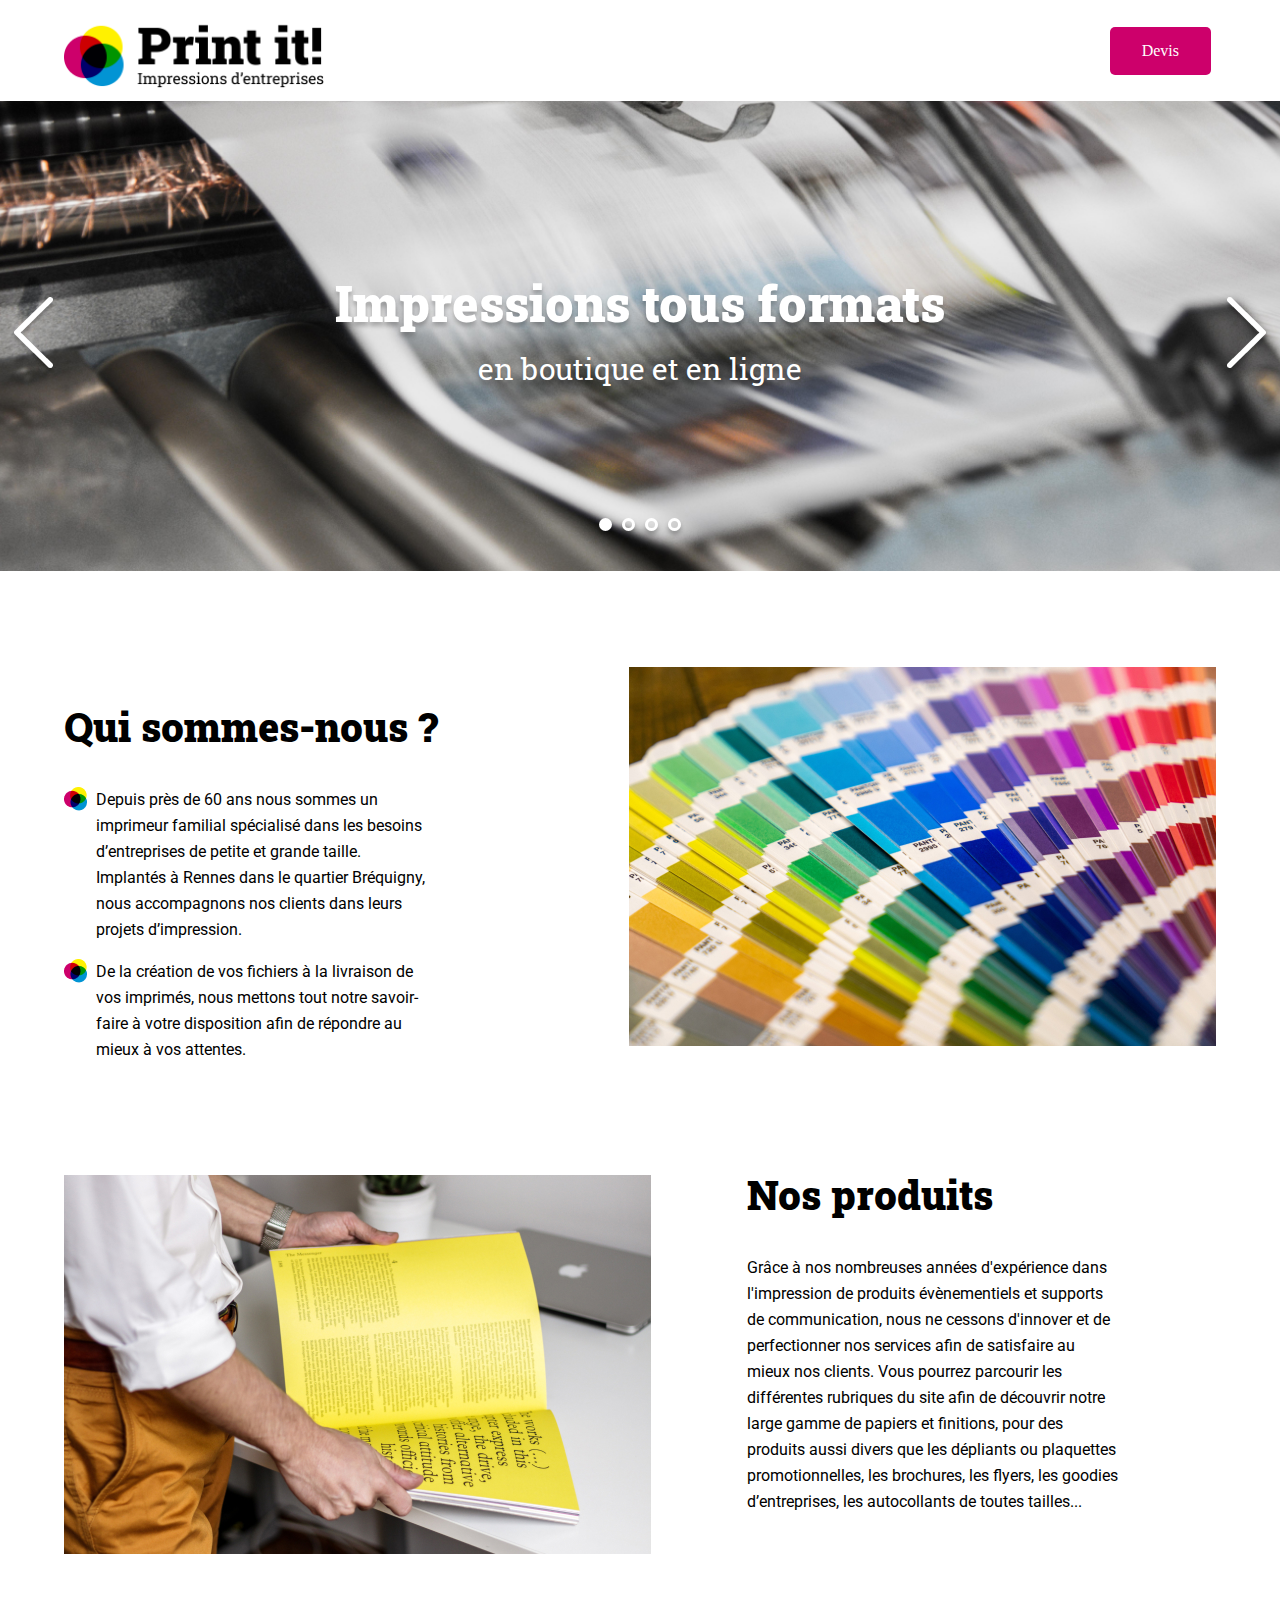
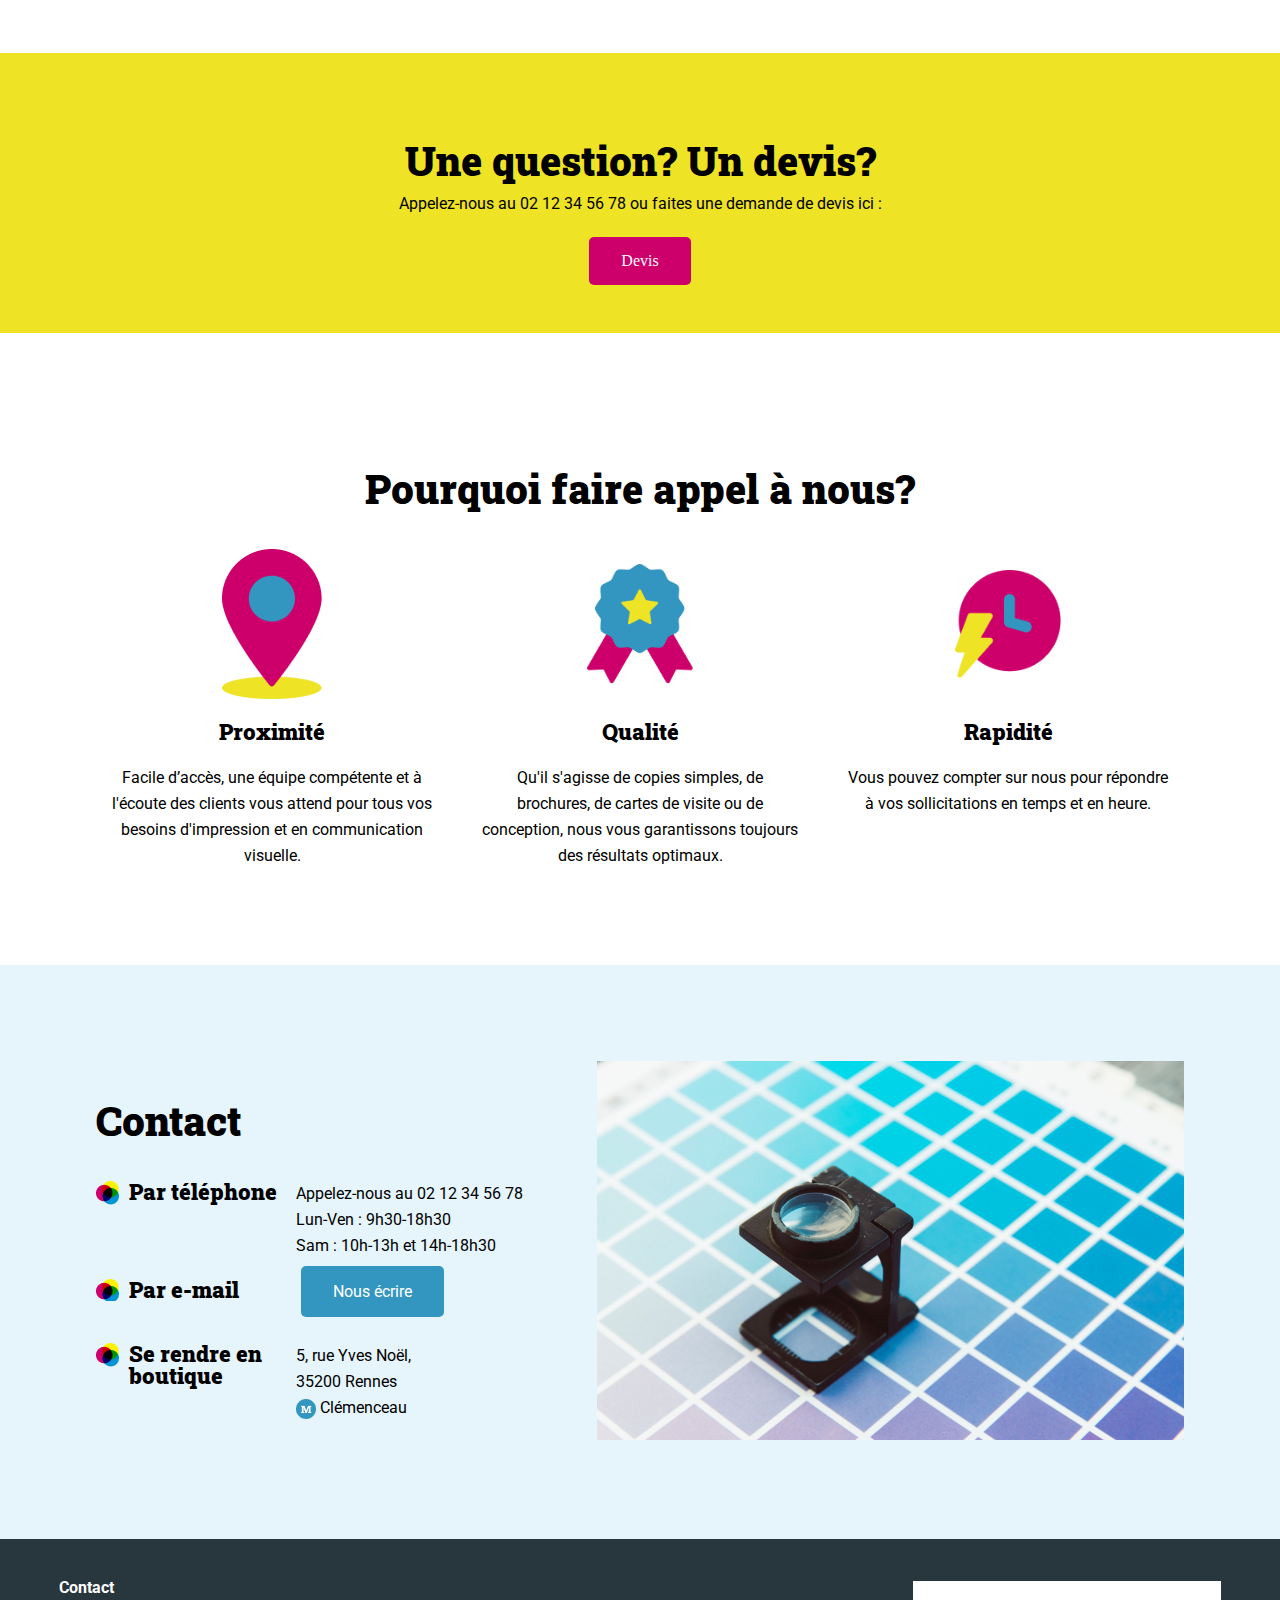
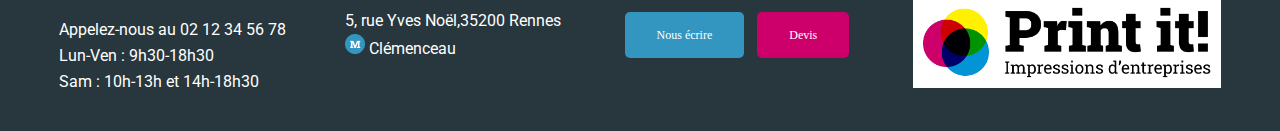
<file: index.html>
<!DOCTYPE html>
<html lang="fr">
  <head>
    <meta charset="UTF-8" />
    <meta name="viewport" content="width=device-width, initial-scale=1.0" />
    <title>Print it ! - Impressions d'entreprise</title>
    <link rel="stylesheet" href="./assets/style.css" />
    <link rel="preconnect" href="https://fonts.googleapis.com" />
    <link rel="preconnect" href="https://fonts.gstatic.com" crossorigin />
    <link
      href="https://fonts.googleapis.com/css2?family=Roboto:wght@400;700&family=Roboto+Slab:wght@400;900&display=swap"
      rel="stylesheet"
    />
  </head>
  <body>
    <header class="container">
      <h1>
        <img
          class="logo"
          src="./assets/images/logo.png"
          alt="Print it ! Impressions d'entreprises"
        />
      </h1>
      <a class="btn devis" href="mailto:contact@print-it.tld">Devis</a>
    </header>
    <main>
      <div id="banner">
        <img
          id="arrow"
          class="arrow arrow_left"
          src="./assets/images/arrow_left.png"
        />
        <img
          class="banner-img"
          src="./assets/images/slideshow/slide1.jpg"
          alt="Banner Print-it"
          id="imagechanger"
        />
        <p id="textechanger">
          Impressions tous formats <span>en boutique et en ligne</span>
        </p>
        <img class="arrow arrow_right" src="./assets/images/arrow_right.png" />
        <div class="dots"></div>
      </div>
      <section id="about-us" class="container">
        <div>
          <h2>Qui sommes-nous ?</h2>
          <ul>
            <li>
              Depuis près de 60 ans nous sommes un imprimeur familial spécialisé
              dans les besoins d’entreprises de petite et grande taille.
              Implantés à Rennes dans le quartier Bréquigny, nous accompagnons
              nos clients dans leurs projets d’impression.
            </li>
            <li>
              De la création de vos fichiers à la livraison de vos imprimés,
              nous mettons tout notre savoir-faire à votre disposition afin de
              répondre au mieux à vos attentes.
            </li>
          </ul>
        </div>
        <aside>
          <img src="./assets/images/colors.jpg" alt="palette multicolore" />
        </aside>
      </section>
      <section id="products" class="container">
        <div>
          <h2>Nos produits</h2>
          <p>
            Grâce à nos nombreuses années d'expérience dans l'impression de
            produits évènementiels et supports de communication, nous ne cessons
            d'innover et de perfectionner nos services afin de satisfaire au
            mieux nos clients. Vous pourrez parcourir les différentes rubriques
            du site afin de découvrir notre large gamme de papiers et finitions,
            pour des produits aussi divers que les dépliants ou plaquettes
            promotionnelles, les brochures, les flyers, les goodies
            d’entreprises, les autocollants de toutes tailles...
          </p>
        </div>
        <aside>
          <img
            src="./assets/images/yellow-book.jpg"
            alt="Imprimeur avec un livre jaune dans les mains"
          />
        </aside>
      </section>
      <section id="question" class="bg-yellow">
        <h2>Une question? Un devis?</h2>
        <p>
          Appelez-nous au 02 12 34 56 78 ou faites une demande de devis ici :
        </p>
        <a href="mailto:contact@print-it.tld" class="btn devis">Devis</a>
      </section>
      <section id="why-us" class="container">
        <h2>Pourquoi faire appel à nous?</h2>
        <div>
          <article>
            <img
              src="./assets/images/proximity-icon.png"
              alt="Icone Proximité"
            />
            <h3>Proximité</h3>
            <p>
              Facile d’accès, une équipe compétente et à l'écoute des clients
              vous attend pour tous vos besoins d'impression et en communication
              visuelle.
            </p>
          </article>
          <article>
            <img src="./assets/images/quality-icon.png" alt="Icone Qualité" />
            <h3>Qualité</h3>
            <p>
              Qu'il s'agisse de copies simples, de brochures, de cartes de
              visite ou de conception, nous vous garantissons toujours des
              résultats optimaux.
            </p>
          </article>
          <article>
            <img src="./assets/images/speedy-icon.png" alt="Rapidité Qualité" />
            <h3>Rapidité</h3>
            <p>
              Vous pouvez compter sur nous pour répondre à vos sollicitations en
              temps et en heure.
            </p>
          </article>
        </div>
      </section>
      <section id="contact" class="bg-lightblue">
        <div class="container">
          <div>
            <h2>Contact</h2>
            <div>
              <h3>Par téléphone</h3>
              <ul>
                <li>Appelez-nous au 02 12 34 56 78</li>
                <li>Lun-Ven : 9h30-18h30</li>
                <li>Sam : 10h-13h et 14h-18h30</li>
              </ul>
            </div>
            <div>
              <h3>Par e-mail</h3>
              <p>
                <a href="mailto:contact@print-it.tld" class="btn"
                  >Nous écrire</a
                >
              </p>
            </div>
            <div>
              <h3>Se rendre en boutique</h3>
              <p>
                5, rue Yves Noël,<br />
                35200 Rennes<br />
                <img
                  class="inline-icon"
                  src="./assets/images/metro.png"
                  alt="metro"
                />
                Clémenceau
              </p>
            </div>
          </div>
          <div>
            <img
              src="./assets/images/magnifying-glass.jpg"
              alt="Loupe avec palette bleue"
            />
          </div>
        </div>
      </section>
    </main>
    <footer>
      <div>
        <p class="footer-contact">Contact</p>
        <ul>
          <li>Appelez-nous au 02 12 34 56 78</li>
          <li>Lun-Ven : 9h30-18h30</li>
          <li>Sam : 10h-13h et 14h-18h30</li>
        </ul>
      </div>
      <div>
        <p>
          5, rue Yves Noël,35200 Rennes<br />
          <img src="./assets/images/metro.png" alt="metro" /> Clémenceau
        </p>
      </div>
      <div>
        <a href="mailto:contact@print-it.tld" class="btn">Nous écrire</a>
        <a
          href="mailto:contact@print-it.tld?subject=Demande&nbsp;de&nbsp;devis"
          class="btn devis"
          >Devis</a
        >
      </div>
      <div>
        <img
          class="footer-logo"
          src="./assets/images/logo.png"
          alt="Print it ! Impressions d'entreprises"
        />
      </div>
    </footer>
    <script src="./assets/script.js"></script>
  </body>
</html>
</file>
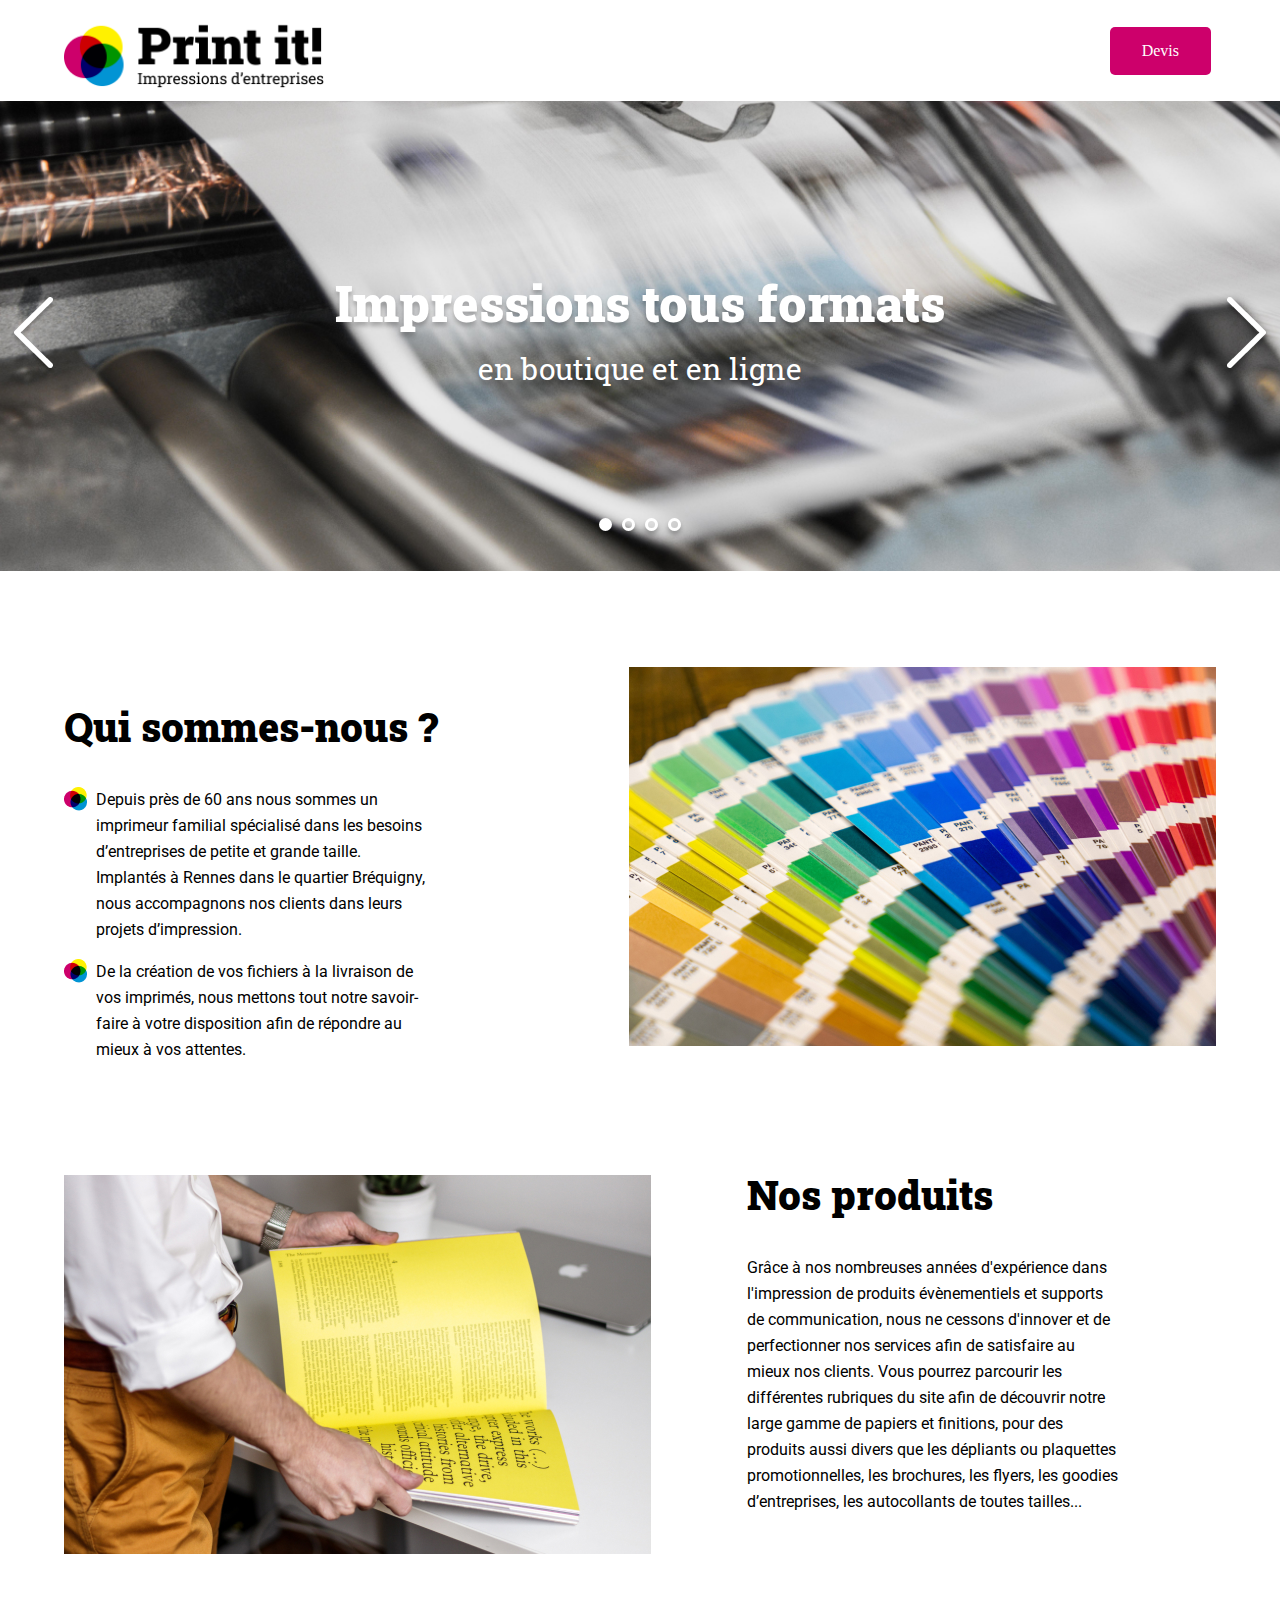
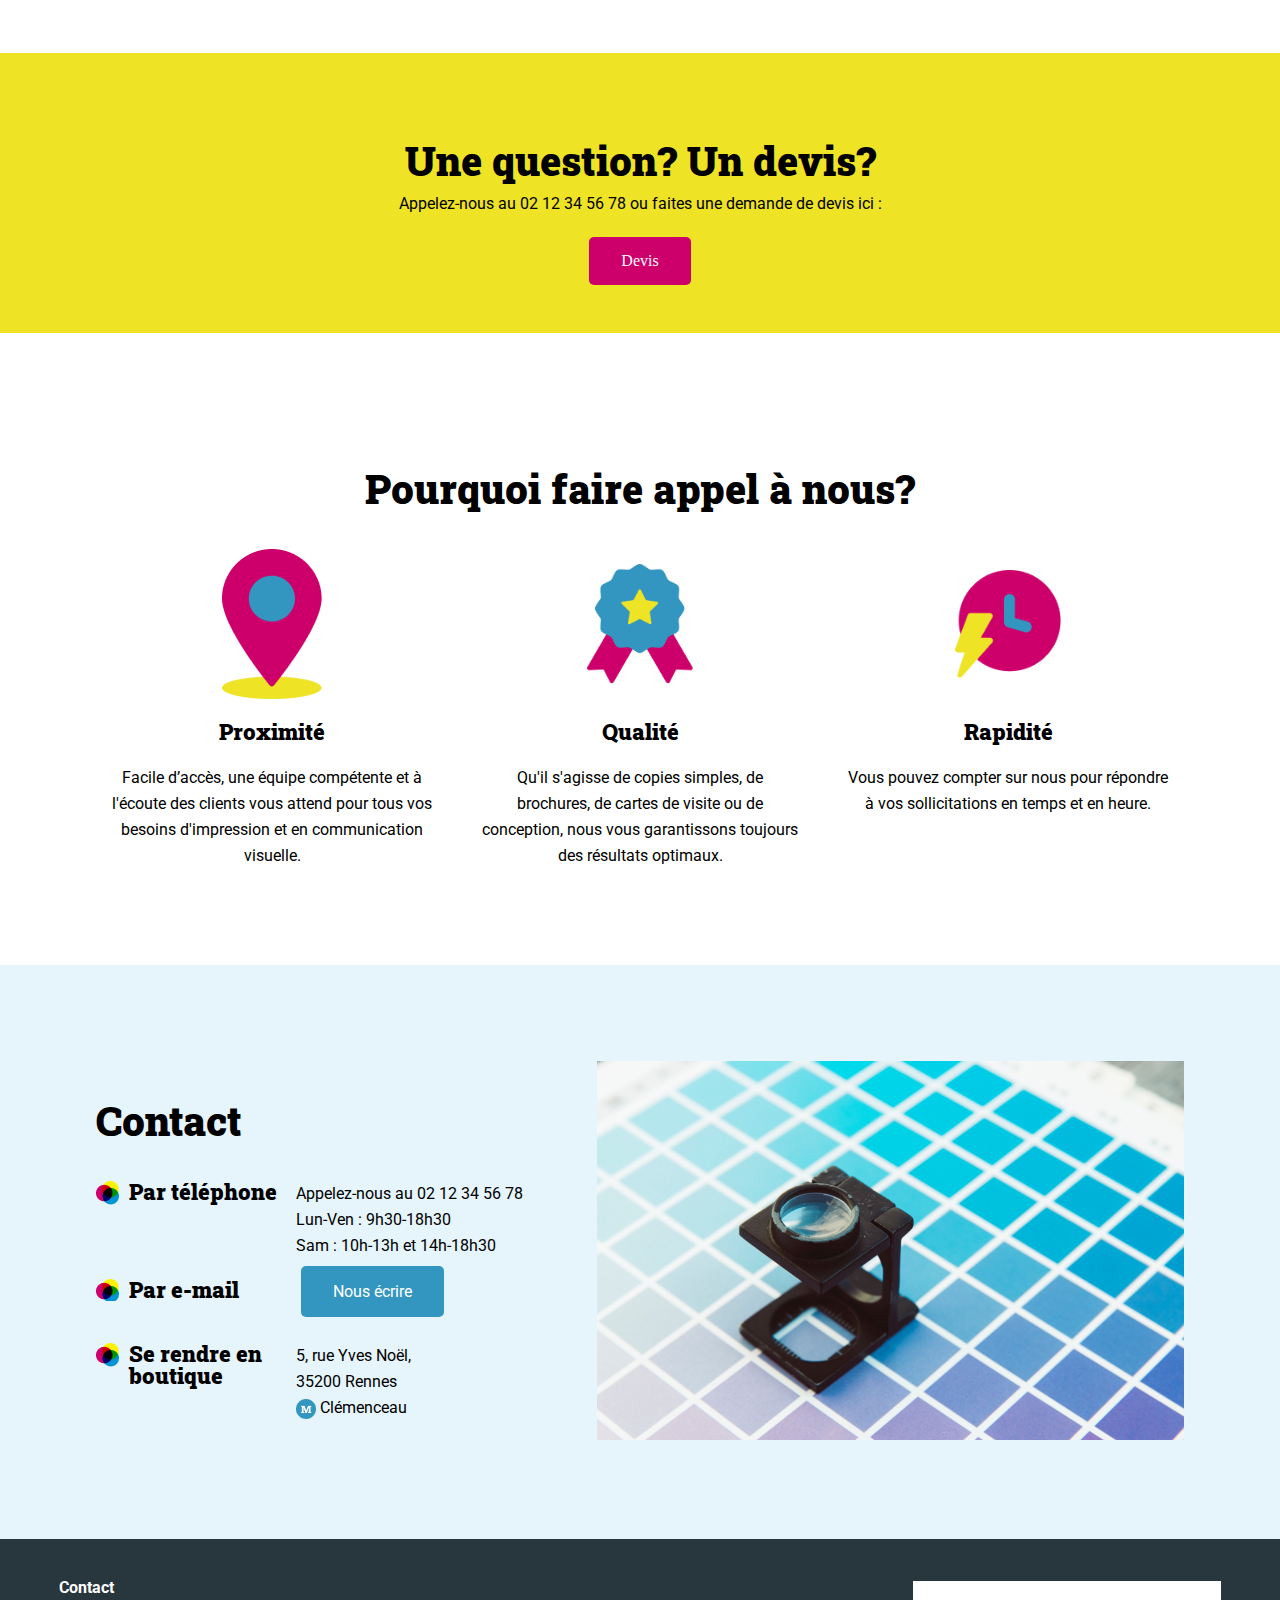
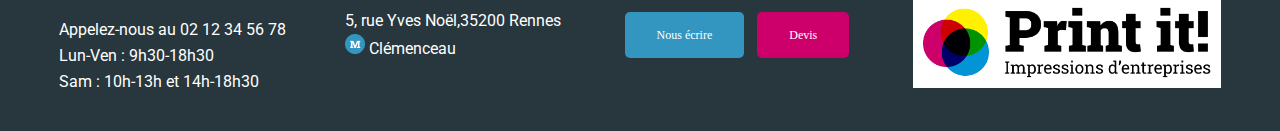
<file: Print-it-JS-main/index.html>
<!DOCTYPE html>
<html lang="fr">
  <head>
    <meta charset="UTF-8" />
    <meta name="viewport" content="width=device-width, initial-scale=1.0" />
    <title>Print it ! - Impressions d'entreprise</title>
    <link rel="stylesheet" href="./assets/style.css" />
    <link rel="preconnect" href="https://fonts.googleapis.com" />
    <link rel="preconnect" href="https://fonts.gstatic.com" crossorigin />
    <link
      href="https://fonts.googleapis.com/css2?family=Roboto:wght@400;700&family=Roboto+Slab:wght@400;900&display=swap"
      rel="stylesheet"
    />
  </head>
  <body>
    <header class="container">
      <h1>
        <img
          class="logo"
          src="./assets/images/logo.png"
          alt="Print it ! Impressions d'entreprises"
        />
      </h1>
      <a class="btn devis" href="mailto:contact@print-it.tld">Devis</a>
    </header>
    <main>
      <div id="banner">
        <img
          id="arrow"
          class="arrow arrow_left"
          src="./assets/images/arrow_left.png"
        />
        <img
          class="banner-img"
          src="./assets/images/slideshow/slide1.jpg"
          alt="Banner Print-it"
          id="imagechanger"
        />
        <p id="textechanger">
          Impressions tous formats <span>en boutique et en ligne</span>
        </p>
        <img class="arrow arrow_right" src="./assets/images/arrow_right.png" />
        <div class="dots"></div>
      </div>
      <section id="about-us" class="container">
        <div>
          <h2>Qui sommes-nous ?</h2>
          <ul>
            <li>
              Depuis près de 60 ans nous sommes un imprimeur familial spécialisé
              dans les besoins d’entreprises de petite et grande taille.
              Implantés à Rennes dans le quartier Bréquigny, nous accompagnons
              nos clients dans leurs projets d’impression.
            </li>
            <li>
              De la création de vos fichiers à la livraison de vos imprimés,
              nous mettons tout notre savoir-faire à votre disposition afin de
              répondre au mieux à vos attentes.
            </li>
          </ul>
        </div>
        <aside>
          <img src="./assets/images/colors.jpg" alt="palette multicolore" />
        </aside>
      </section>
      <section id="products" class="container">
        <div>
          <h2>Nos produits</h2>
          <p>
            Grâce à nos nombreuses années d'expérience dans l'impression de
            produits évènementiels et supports de communication, nous ne cessons
            d'innover et de perfectionner nos services afin de satisfaire au
            mieux nos clients. Vous pourrez parcourir les différentes rubriques
            du site afin de découvrir notre large gamme de papiers et finitions,
            pour des produits aussi divers que les dépliants ou plaquettes
            promotionnelles, les brochures, les flyers, les goodies
            d’entreprises, les autocollants de toutes tailles...
          </p>
        </div>
        <aside>
          <img
            src="./assets/images/yellow-book.jpg"
            alt="Imprimeur avec un livre jaune dans les mains"
          />
        </aside>
      </section>
      <section id="question" class="bg-yellow">
        <h2>Une question? Un devis?</h2>
        <p>
          Appelez-nous au 02 12 34 56 78 ou faites une demande de devis ici :
        </p>
        <a href="mailto:contact@print-it.tld" class="btn devis">Devis</a>
      </section>
      <section id="why-us" class="container">
        <h2>Pourquoi faire appel à nous?</h2>
        <div>
          <article>
            <img
              src="./assets/images/proximity-icon.png"
              alt="Icone Proximité"
            />
            <h3>Proximité</h3>
            <p>
              Facile d’accès, une équipe compétente et à l'écoute des clients
              vous attend pour tous vos besoins d'impression et en communication
              visuelle.
            </p>
          </article>
          <article>
            <img src="./assets/images/quality-icon.png" alt="Icone Qualité" />
            <h3>Qualité</h3>
            <p>
              Qu'il s'agisse de copies simples, de brochures, de cartes de
              visite ou de conception, nous vous garantissons toujours des
              résultats optimaux.
            </p>
          </article>
          <article>
            <img src="./assets/images/speedy-icon.png" alt="Rapidité Qualité" />
            <h3>Rapidité</h3>
            <p>
              Vous pouvez compter sur nous pour répondre à vos sollicitations en
              temps et en heure.
            </p>
          </article>
        </div>
      </section>
      <section id="contact" class="bg-lightblue">
        <div class="container">
          <div>
            <h2>Contact</h2>
            <div>
              <h3>Par téléphone</h3>
              <ul>
                <li>Appelez-nous au 02 12 34 56 78</li>
                <li>Lun-Ven : 9h30-18h30</li>
                <li>Sam : 10h-13h et 14h-18h30</li>
              </ul>
            </div>
            <div>
              <h3>Par e-mail</h3>
              <p>
                <a href="mailto:contact@print-it.tld" class="btn"
                  >Nous écrire</a
                >
              </p>
            </div>
            <div>
              <h3>Se rendre en boutique</h3>
              <p>
                5, rue Yves Noël,<br />
                35200 Rennes<br />
                <img
                  class="inline-icon"
                  src="./assets/images/metro.png"
                  alt="metro"
                />
                Clémenceau
              </p>
            </div>
          </div>
          <div>
            <img
              src="./assets/images/magnifying-glass.jpg"
              alt="Loupe avec palette bleue"
            />
          </div>
        </div>
      </section>
    </main>
    <footer>
      <div>
        <p class="footer-contact">Contact</p>
        <ul>
          <li>Appelez-nous au 02 12 34 56 78</li>
          <li>Lun-Ven : 9h30-18h30</li>
          <li>Sam : 10h-13h et 14h-18h30</li>
        </ul>
      </div>
      <div>
        <p>
          5, rue Yves Noël,35200 Rennes<br />
          <img src="./assets/images/metro.png" alt="metro" /> Clémenceau
        </p>
      </div>
      <div>
        <a href="mailto:contact@print-it.tld" class="btn">Nous écrire</a>
        <a
          href="mailto:contact@print-it.tld?subject=Demande&nbsp;de&nbsp;devis"
          class="btn devis"
          >Devis</a
        >
      </div>
      <div>
        <img
          class="footer-logo"
          src="./assets/images/logo.png"
          alt="Print it ! Impressions d'entreprises"
        />
      </div>
    </footer>
    <script src="./assets/script2.js"></script>
  </body>
</html>
</file>
<file: assets/style.css>
/* variables declaration */
:root {
  --primary-color: #3396c0;
  --secondary-color: #cd006b;
  --third-color: #eee325;
}

/* Reset CSS */
* {
  -webkit-box-sizing: border-box;
  -moz-box-sizing: border-box;
  box-sizing: border-box;
}
html,
body,
div,
span,
applet,
object,
iframe,
h1,
h2,
h3,
h4,
h5,
h6,
p,
blockquote,
pre,
a,
abbr,
acronym,
address,
big,
cite,
code,
del,
dfn,
em,
img,
ins,
kbd,
q,
s,
samp,
small,
strike,
strong,
sub,
sup,
tt,
var,
b,
u,
i,
center,
dl,
dt,
dd,
ol,
ul,
li,
fieldset,
form,
label,
legend,
table,
caption,
tbody,
tfoot,
thead,
tr,
th,
td,
article,
aside,
canvas,
details,
embed,
figure,
figcaption,
footer,
header,
hgroup,
menu,
nav,
output,
ruby,
section,
summary,
time,
mark,
audio,
video {
  margin: 0;
  padding: 0;
  border: 0;
  font: inherit;
  font-size: 100%;
  vertical-align: baseline;
}
/* HTML5 display-role reset for older browsers */
article,
aside,
details,
figcaption,
figure,
footer,
header,
hgroup,
menu,
nav,
section {
  display: block;
}
body {
  line-height: 1;
}
ol,
ul {
  list-style: none;
}
blockquote,
q {
  quotes: none;
}
blockquote:before,
blockquote:after,
q:before,
q:after {
  content: none;
}
table {
  border-collapse: collapse;
  border-spacing: 0;
}

section {
  margin-block: 6em;
}

h2 {
  font-family: "Roboto Slab", sans-serif;
  font-size: 40px;
  font-weight: 900;
  margin-block: 1em;
}
h3 {
  font-family: "Roboto Slab", sans-serif;
  font-size: 22px;
  font-weight: 900;
  margin-block: 1em;
}

p,
li {
  font-family: Roboto, sans-serif;
  font-size: 16px;
  line-height: 26px;
}
.container {
  max-width: 1440px;
  margin-inline: auto;
  padding-inline: 5%;
}
header {
  display: flex;
  justify-content: space-between;
  align-items: center;
}
.logo {
  width: 260px;
  margin-block: 10px;
}

.btn {
  background-color: var(--primary-color);
  padding: 16px 32px;
  margin-inline: 5px;
  border-radius: 5px;
  color: white;
  text-decoration: none;
}
.devis {
  background-color: var(--secondary-color);
}

#banner {
  display: flex;
  flex-direction: column;
  align-items: center;
  justify-content: center;
  width: 100%;
  min-height: 470px;
  position: relative;
}
.banner-img {
  position: absolute;
  width: 100%;
  height: 100%;
  z-index: -1;
  object-fit: cover;
  object-position: center;
}
/* Code CSS en prévision de l'ajout d'un carousel pour la bannière */
/* Gestion des fleches du carrousel */
#banner .arrow {
  position: absolute;
}
#banner .arrow_left {
  left: 10px;
}
#banner .arrow_right {
  right: 10px;
}
/* Gestion des points du carrousel */
.dots {
  position: absolute;
  bottom: 40px;
  display: flex;
}
.dot {
  margin-inline: 5px;
  width: 13px;
  height: 13px;
  background-color: #ffffff00;
  border: 3px solid #fff;
  border-radius: 100%;
  box-shadow: 0 4px 4px rgba(0, 0, 0, 0.25);
}
.dot_selected {
  background-color: #fff;
}
/* Fin du code CSS pour le carousel */
#banner p {
  font-family: "Roboto Slab", sans-serif;
  font-weight: 900;
  font-size: 50px;
  line-height: 66px;
  color: white;
  text-shadow: 0 4px 4px rgba(0, 0, 0, 0.25);
  text-align: center;
}
#banner span {
  display: block;
  font-weight: 400;
  font-size: 30px;
}
#about-us {
  display: flex;
}
#about-us article,
#about-us aside {
  flex: 1;
}
#about-us li {
  background: url("./images/tricolor-icon.png") no-repeat left top;
  font-size: 16px;
  line-height: 26px;
  padding-left: 2em;
  width: 65%;
  margin-bottom: 1em;
}

#products {
  display: flex;
  align-items: flex-start;
  flex-direction: row-reverse;
}
#products div,
#products aside {
  flex: 1;
}
#products div {
  padding: 0 6em;
}
#products h2 {
  margin-top: 0;
}
.bg-yellow {
  background-color: var(--third-color);
}
#question {
  display: flex;
  flex-direction: column;
  align-items: center;
  padding-block: 3em;
}
#question h2 {
  margin-bottom: 10px;
}
#question p {
  margin-bottom: 20px;
}

#why-us {
  display: flex;
  flex-direction: column;
  text-align: center;
}
#why-us > div {
  display: flex;
  justify-content: space-evenly;
}
#why-us article {
  max-width: 320px;
  display: flex;
  flex-direction: column;
}
#why-us img {
  width: 33%;
  height: 150px;
  text-align: center;
  margin-inline: auto;
  margin-block: 0;
  object-fit: contain;
}

.bg-lightblue {
  background-color: #e6f4fb;
}
#contact {
  margin-bottom: 0;
}
#contact article,
#contact div {
  flex: 1;
}

#contact .container {
  flex-direction: row;
  display: flex;
  padding: 6em;
}

#contact .container > div > div {
  display: flex;
  padding-bottom: 20px;
}

#contact h3 {
  margin-top: 0;
  background: url("./images/tricolor-icon.png") no-repeat left top;
  padding-left: 1.5em;
  width: 200px;
}
.inline-icon {
  vertical-align: middle;
}
footer {
  background-color: #28363d;
  color: white;
  display: flex;
  padding-block: 3em;
  justify-content: space-evenly;
  font-size: 12px;
  align-items: center;
}
footer div {
  position: relative;
}
.footer-logo {
  background-color: white;
  max-width: 308px;
  padding: 10px;
}
.footer-contact {
  margin-bottom: 1em;
  font-weight: 700;
  font-size: 16px;
}

@media all and (max-width: 1250px) {
  #contact > article {
    flex: 2;
  }
}
</file>
<file: Print-it-JS-main/assets/style.css>
/* variables declaration */
:root {
  --primary-color: #3396c0;
  --secondary-color: #cd006b;
  --third-color: #eee325;
}

/* Reset CSS */
* {
  -webkit-box-sizing: border-box;
  -moz-box-sizing: border-box;
  box-sizing: border-box;
}
html,
body,
div,
span,
applet,
object,
iframe,
h1,
h2,
h3,
h4,
h5,
h6,
p,
blockquote,
pre,
a,
abbr,
acronym,
address,
big,
cite,
code,
del,
dfn,
em,
img,
ins,
kbd,
q,
s,
samp,
small,
strike,
strong,
sub,
sup,
tt,
var,
b,
u,
i,
center,
dl,
dt,
dd,
ol,
ul,
li,
fieldset,
form,
label,
legend,
table,
caption,
tbody,
tfoot,
thead,
tr,
th,
td,
article,
aside,
canvas,
details,
embed,
figure,
figcaption,
footer,
header,
hgroup,
menu,
nav,
output,
ruby,
section,
summary,
time,
mark,
audio,
video {
  margin: 0;
  padding: 0;
  border: 0;
  font: inherit;
  font-size: 100%;
  vertical-align: baseline;
}
/* HTML5 display-role reset for older browsers */
article,
aside,
details,
figcaption,
figure,
footer,
header,
hgroup,
menu,
nav,
section {
  display: block;
}
body {
  line-height: 1;
}
ol,
ul {
  list-style: none;
}
blockquote,
q {
  quotes: none;
}
blockquote:before,
blockquote:after,
q:before,
q:after {
  content: none;
}
table {
  border-collapse: collapse;
  border-spacing: 0;
}

section {
  margin-block: 6em;
}

h2 {
  font-family: "Roboto Slab", sans-serif;
  font-size: 40px;
  font-weight: 900;
  margin-block: 1em;
}
h3 {
  font-family: "Roboto Slab", sans-serif;
  font-size: 22px;
  font-weight: 900;
  margin-block: 1em;
}

p,
li {
  font-family: Roboto, sans-serif;
  font-size: 16px;
  line-height: 26px;
}
.container {
  max-width: 1440px;
  margin-inline: auto;
  padding-inline: 5%;
}
header {
  display: flex;
  justify-content: space-between;
  align-items: center;
}
.logo {
  width: 260px;
  margin-block: 10px;
}

.btn {
  background-color: var(--primary-color);
  padding: 16px 32px;
  margin-inline: 5px;
  border-radius: 5px;
  color: white;
  text-decoration: none;
}
.devis {
  background-color: var(--secondary-color);
}

#banner {
  display: flex;
  flex-direction: column;
  align-items: center;
  justify-content: center;
  width: 100%;
  min-height: 470px;
  position: relative;
}
.banner-img {
  position: absolute;
  width: 100%;
  height: 100%;
  z-index: -1;
  object-fit: cover;
  object-position: center;
}
/* Code CSS en prévision de l'ajout d'un carousel pour la bannière */
/* Gestion des fleches du carrousel */
#banner .arrow {
  position: absolute;
}
#banner .arrow_left {
  left: 10px;
}
#banner .arrow_right {
  right: 10px;
}
/* Gestion des points du carrousel */
.dots {
  position: absolute;
  bottom: 40px;
  display: flex;
}
.dot {
  margin-inline: 5px;
  width: 13px;
  height: 13px;
  background-color: #ffffff00;
  border: 3px solid #fff;
  border-radius: 100%;
  box-shadow: 0 4px 4px rgba(0, 0, 0, 0.25);
}
.dot_selected {
  background-color: #fff;
}
/* Fin du code CSS pour le carousel */
#banner p {
  font-family: "Roboto Slab", sans-serif;
  font-weight: 900;
  font-size: 50px;
  line-height: 66px;
  color: white;
  text-shadow: 0 4px 4px rgba(0, 0, 0, 0.25);
  text-align: center;
}
#banner span {
  display: block;
  font-weight: 400;
  font-size: 30px;
}
#about-us {
  display: flex;
}
#about-us article,
#about-us aside {
  flex: 1;
}
#about-us li {
  background: url("./images/tricolor-icon.png") no-repeat left top;
  font-size: 16px;
  line-height: 26px;
  padding-left: 2em;
  width: 65%;
  margin-bottom: 1em;
}

#products {
  display: flex;
  align-items: flex-start;
  flex-direction: row-reverse;
}
#products div,
#products aside {
  flex: 1;
}
#products div {
  padding: 0 6em;
}
#products h2 {
  margin-top: 0;
}
.bg-yellow {
  background-color: var(--third-color);
}
#question {
  display: flex;
  flex-direction: column;
  align-items: center;
  padding-block: 3em;
}
#question h2 {
  margin-bottom: 10px;
}
#question p {
  margin-bottom: 20px;
}

#why-us {
  display: flex;
  flex-direction: column;
  text-align: center;
}
#why-us > div {
  display: flex;
  justify-content: space-evenly;
}
#why-us article {
  max-width: 320px;
  display: flex;
  flex-direction: column;
}
#why-us img {
  width: 33%;
  height: 150px;
  text-align: center;
  margin-inline: auto;
  margin-block: 0;
  object-fit: contain;
}

.bg-lightblue {
  background-color: #e6f4fb;
}
#contact {
  margin-bottom: 0;
}
#contact article,
#contact div {
  flex: 1;
}

#contact .container {
  flex-direction: row;
  display: flex;
  padding: 6em;
}

#contact .container > div > div {
  display: flex;
  padding-bottom: 20px;
}

#contact h3 {
  margin-top: 0;
  background: url("./images/tricolor-icon.png") no-repeat left top;
  padding-left: 1.5em;
  width: 200px;
}
.inline-icon {
  vertical-align: middle;
}
footer {
  background-color: #28363d;
  color: white;
  display: flex;
  padding-block: 3em;
  justify-content: space-evenly;
  font-size: 12px;
  align-items: center;
}
footer div {
  position: relative;
}
.footer-logo {
  background-color: white;
  max-width: 308px;
  padding: 10px;
}
.footer-contact {
  margin-bottom: 1em;
  font-weight: 700;
  font-size: 16px;
}

@media all and (max-width: 1250px) {
  #contact > article {
    flex: 2;
  }
}
</file>
